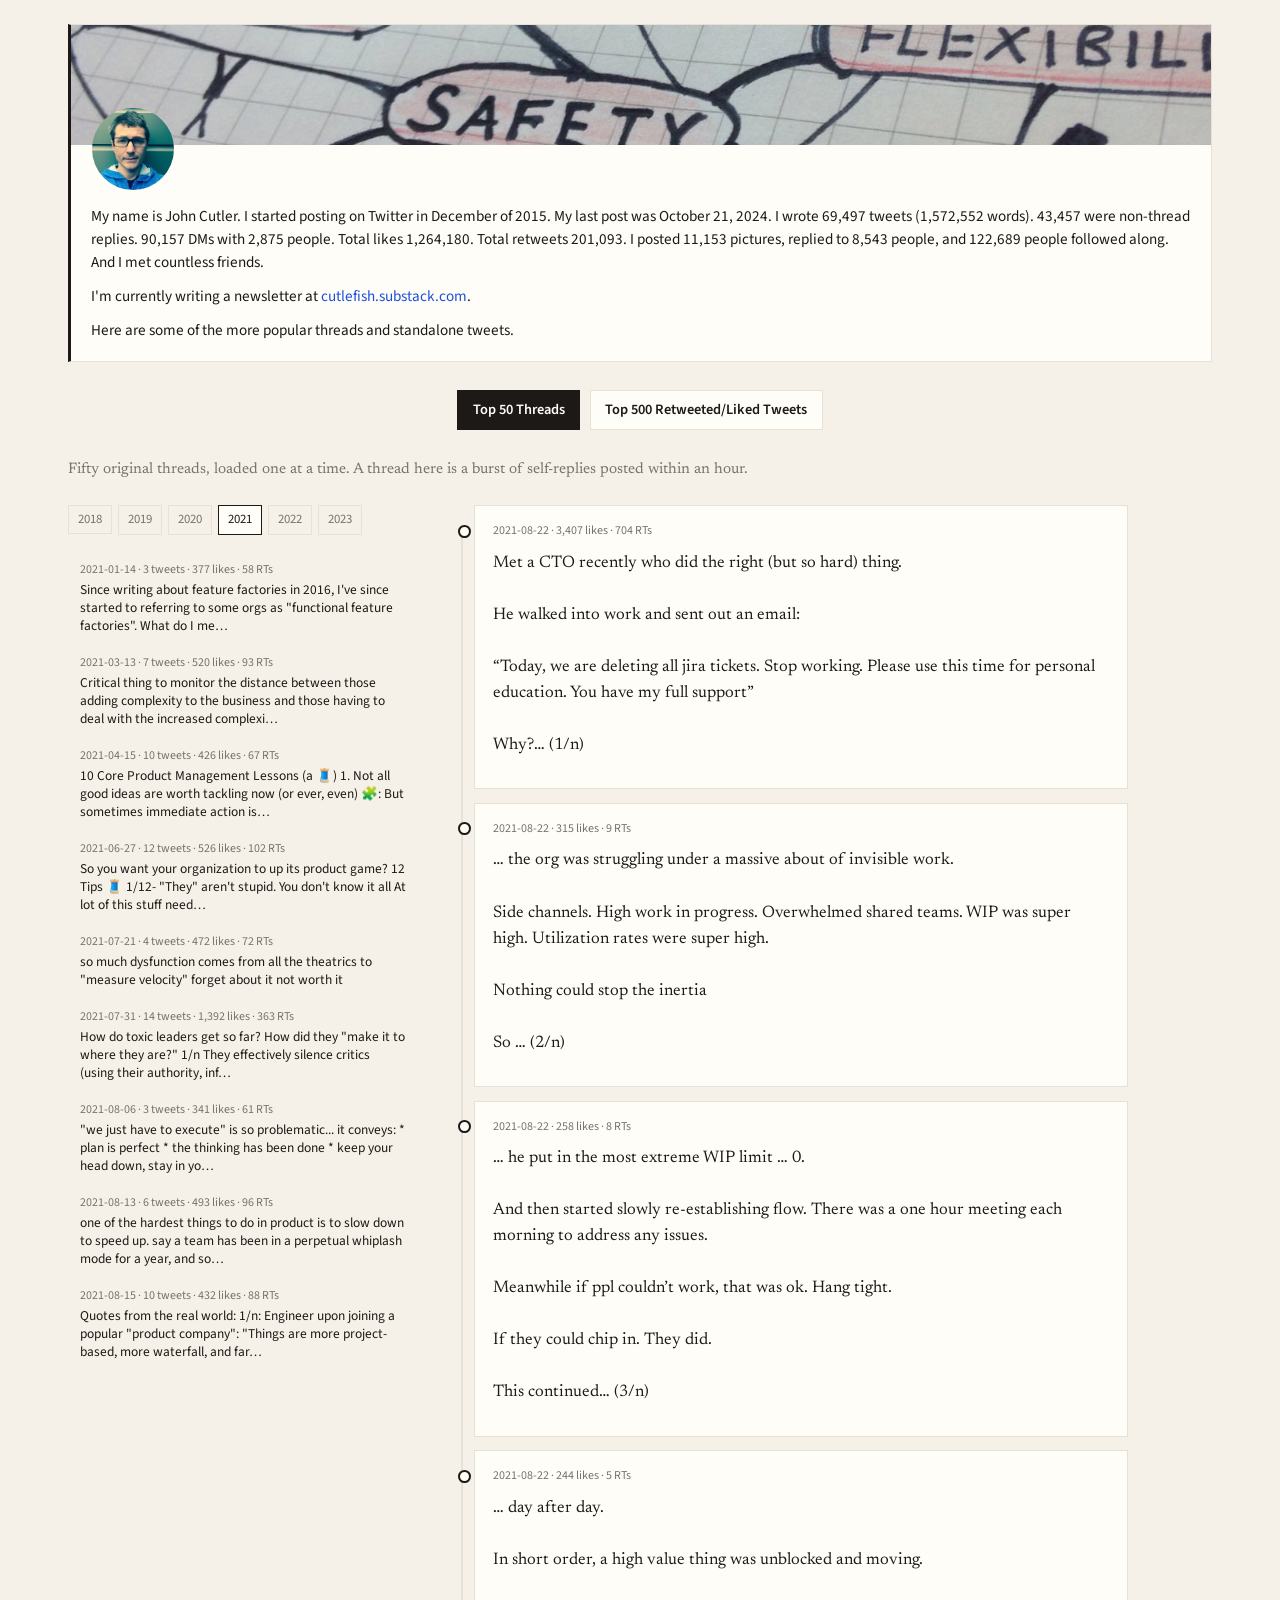
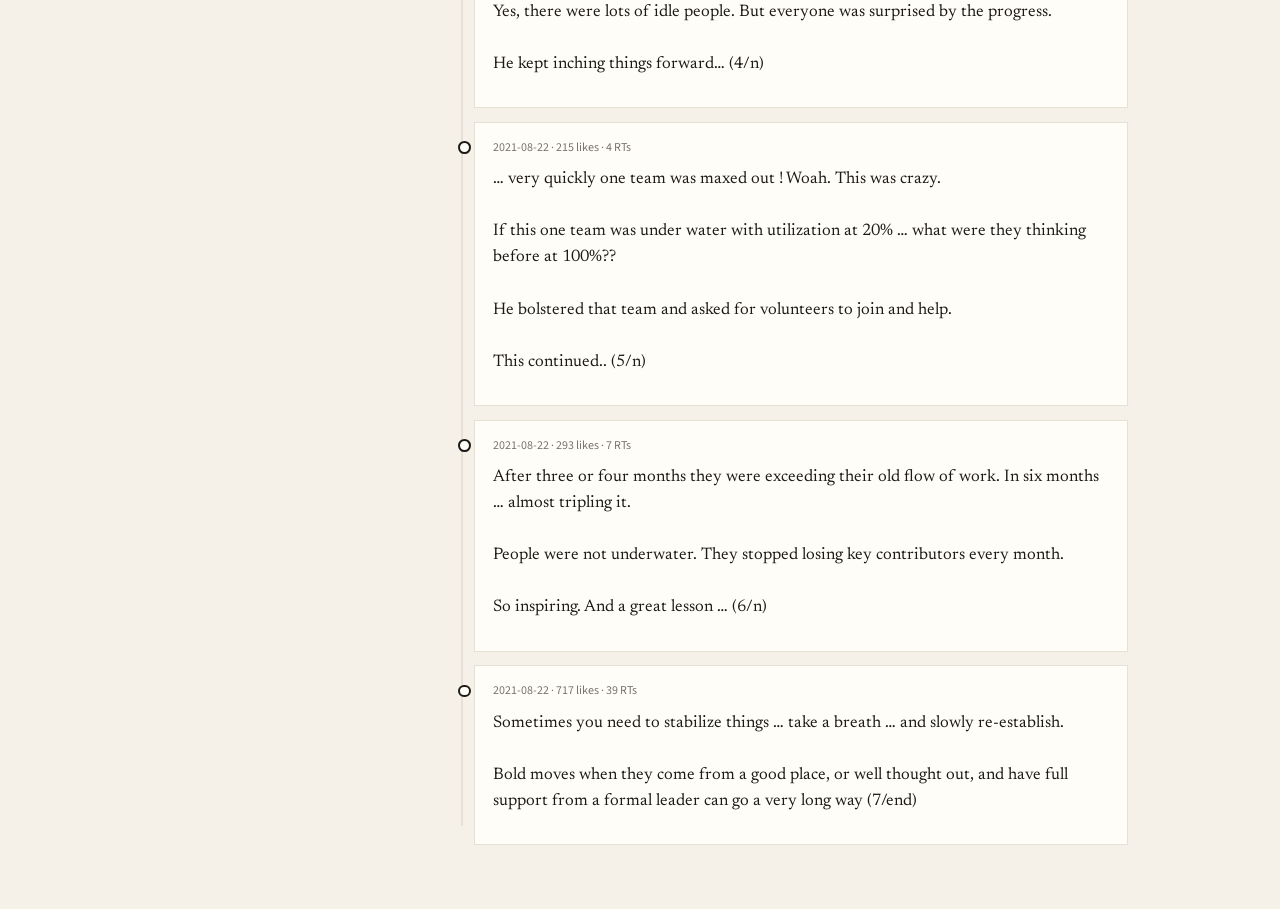
<file: docs/index.html>
<!DOCTYPE html>
<html lang="en">
  <head>
    <meta charset="utf-8">
    <meta name="viewport" content="width=device-width, initial-scale=1">
    <title>Top 50 Threads · johncutlefish</title>
    <link rel="icon" href="favicon.svg" type="image/svg+xml">
    <link rel="apple-touch-icon" href="favicon.svg">
    <link rel="preconnect" href="https://fonts.googleapis.com">
    <link rel="preconnect" href="https://fonts.gstatic.com" crossorigin>
    <link href="https://fonts.googleapis.com/css2?family=Newsreader:ital,opsz,wght@0,6..72,400;0,6..72,500;1,6..72,400&family=Source+Sans+3:wght@400;600&display=swap" rel="stylesheet">
    <link rel="stylesheet" href="styles.css">
  </head>
  <body data-page="threads">
    <div class="wrap wrap-wide">
      <div id="intro" class="intro"></div>
      <nav class="site-nav">
        <a class="active" href="index.html">Top 50 Threads</a>
        <a href="tweets.html">Top 500 Retweeted/Liked Tweets</a>
      </nav>
      <p class="lede">Fifty original threads, loaded one at a time. A thread here is a burst of self-replies posted within an hour.</p>
      <div class="thread-shell">
        <aside class="thread-pane">
          <div id="thread-years" class="thread-years"></div>
          <div id="picker" class="picker"></div>
        </aside>
        <div id="reader" class="thread-reader"></div>
      </div>
    </div>
    <script src="app.js"></script>
  </body>
</html>
</file>
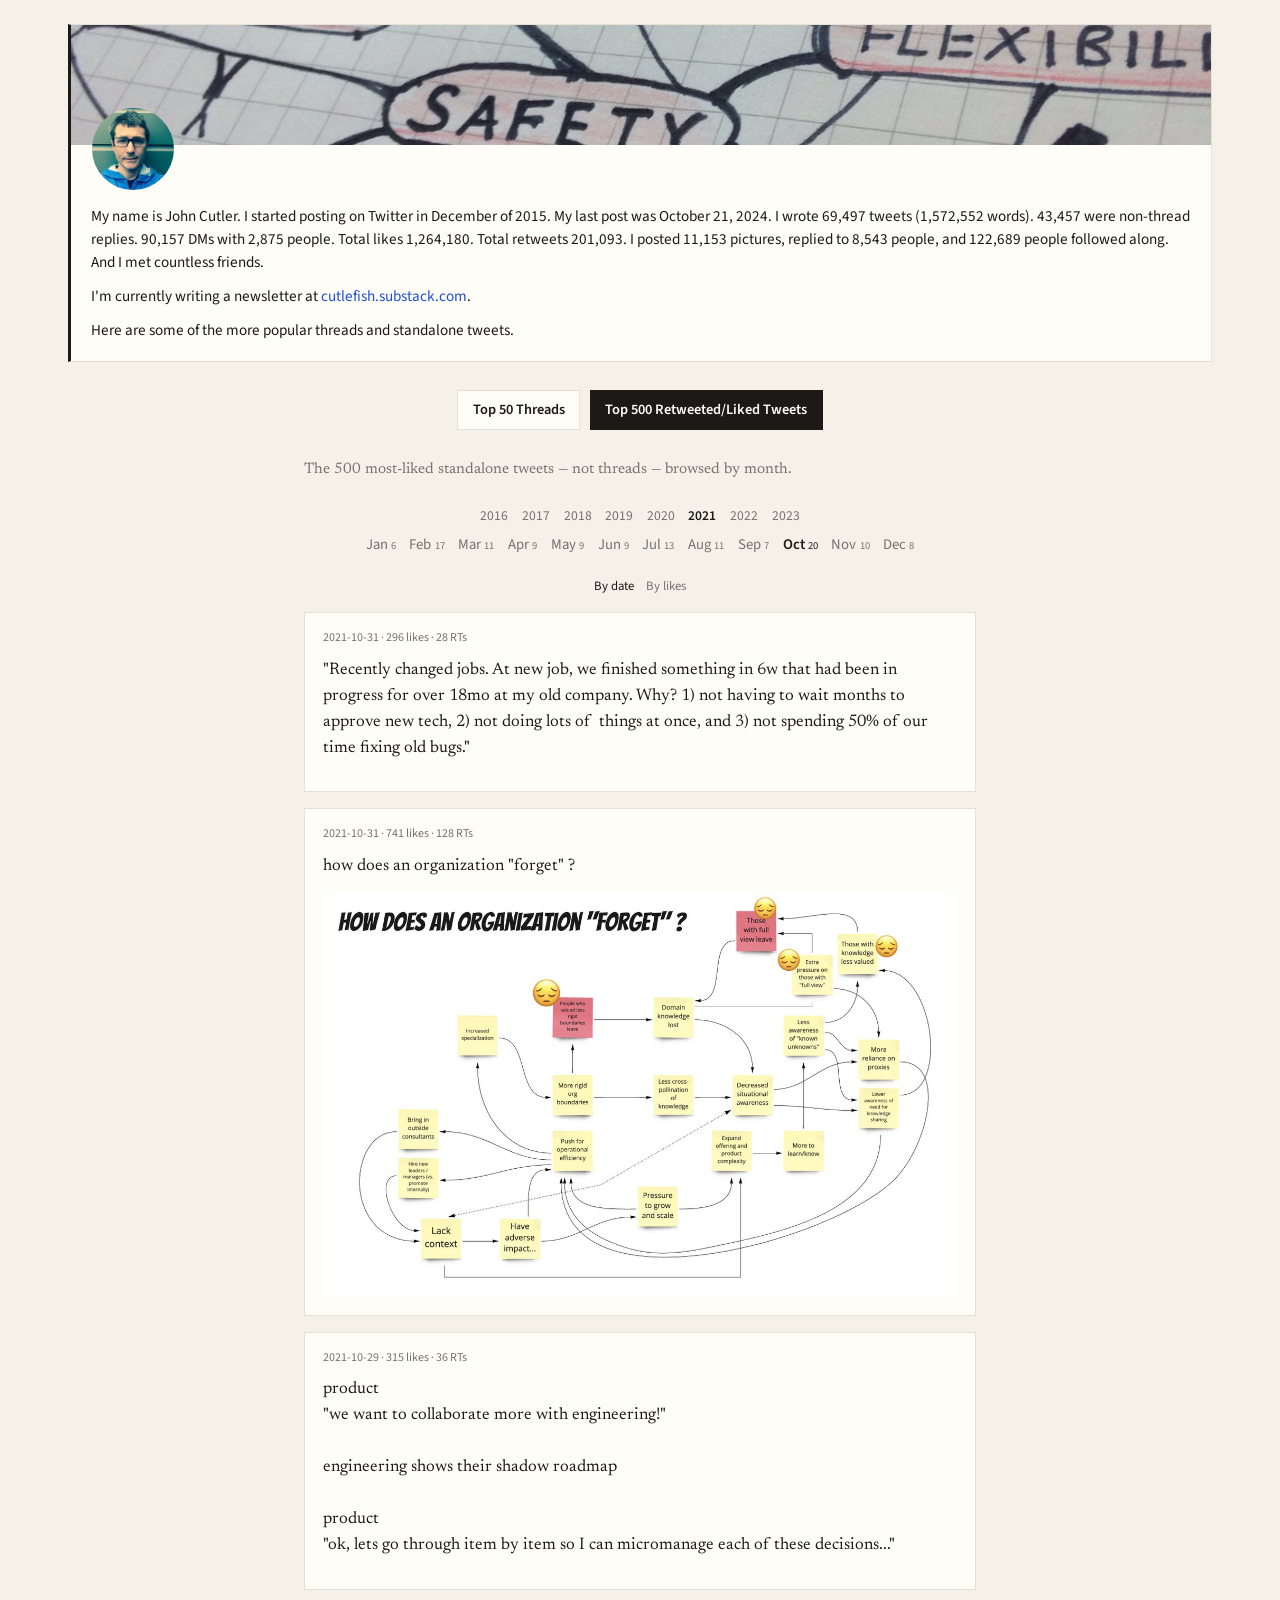
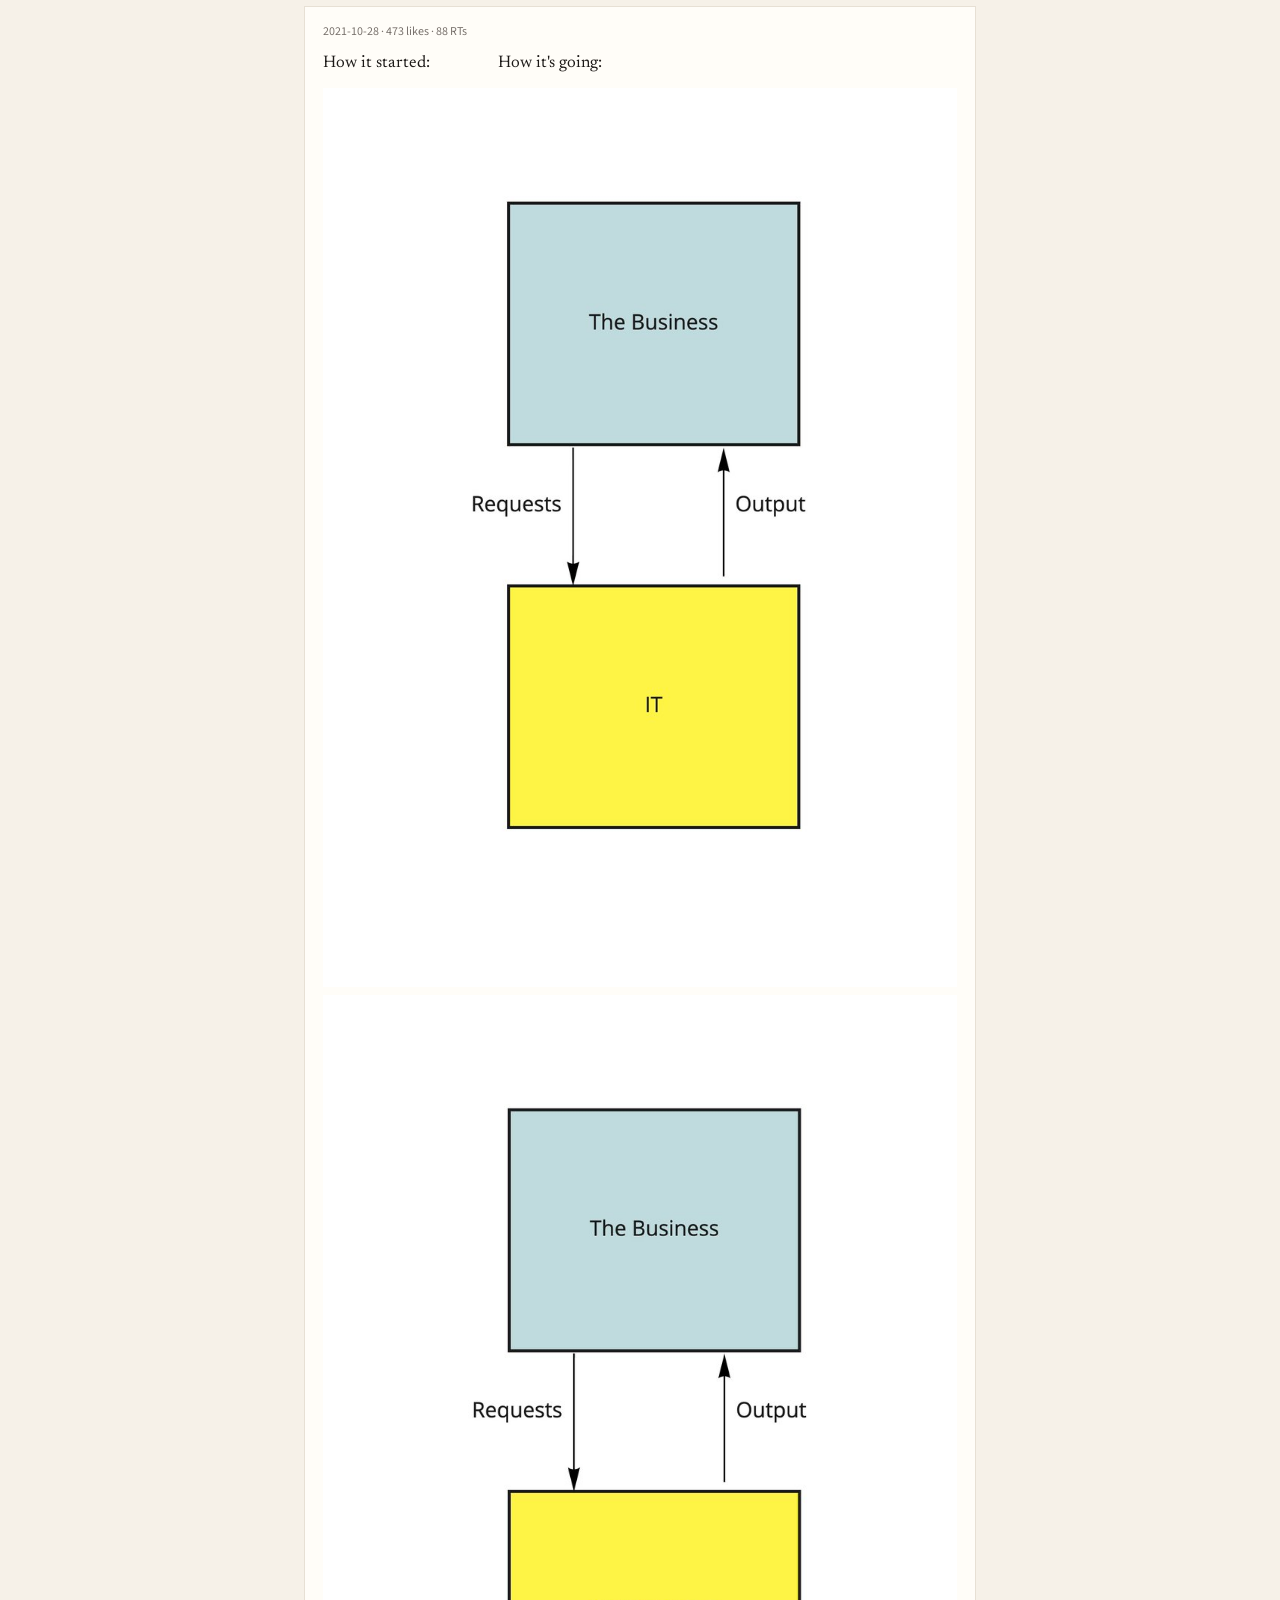
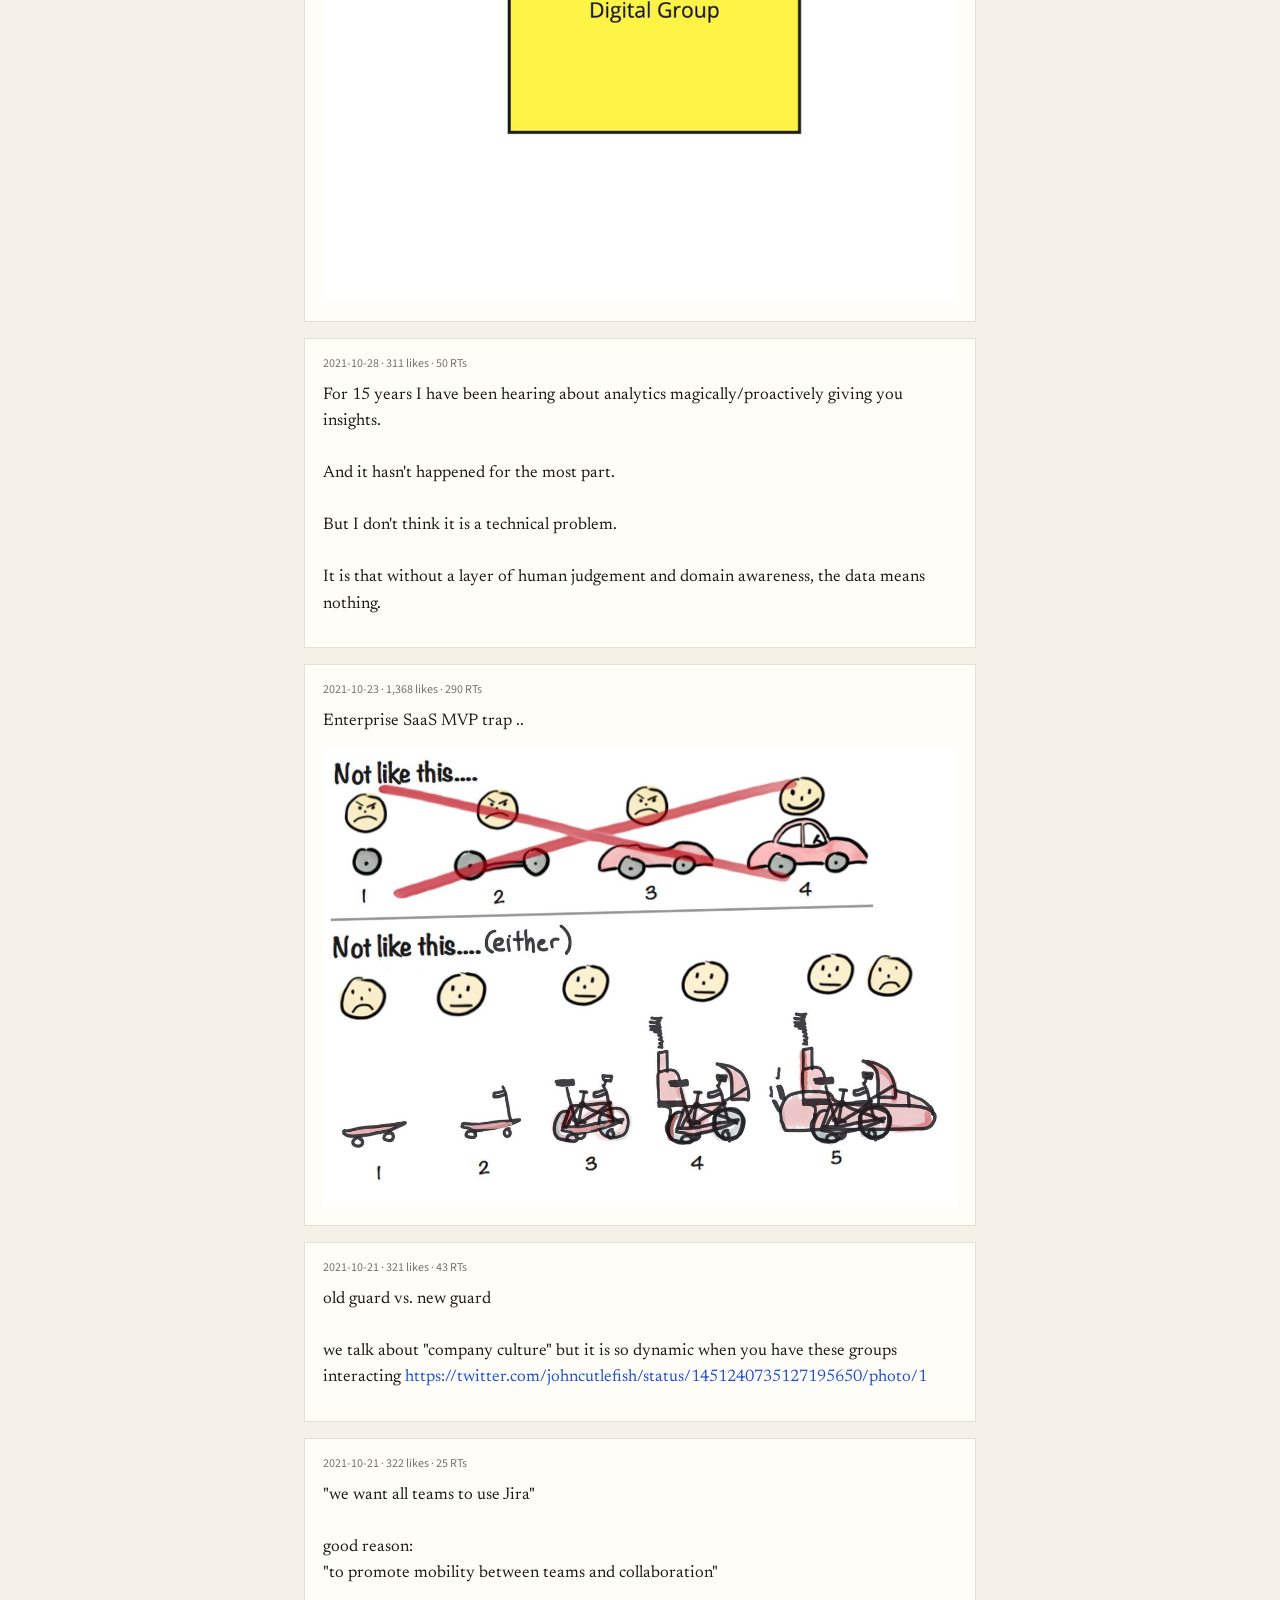
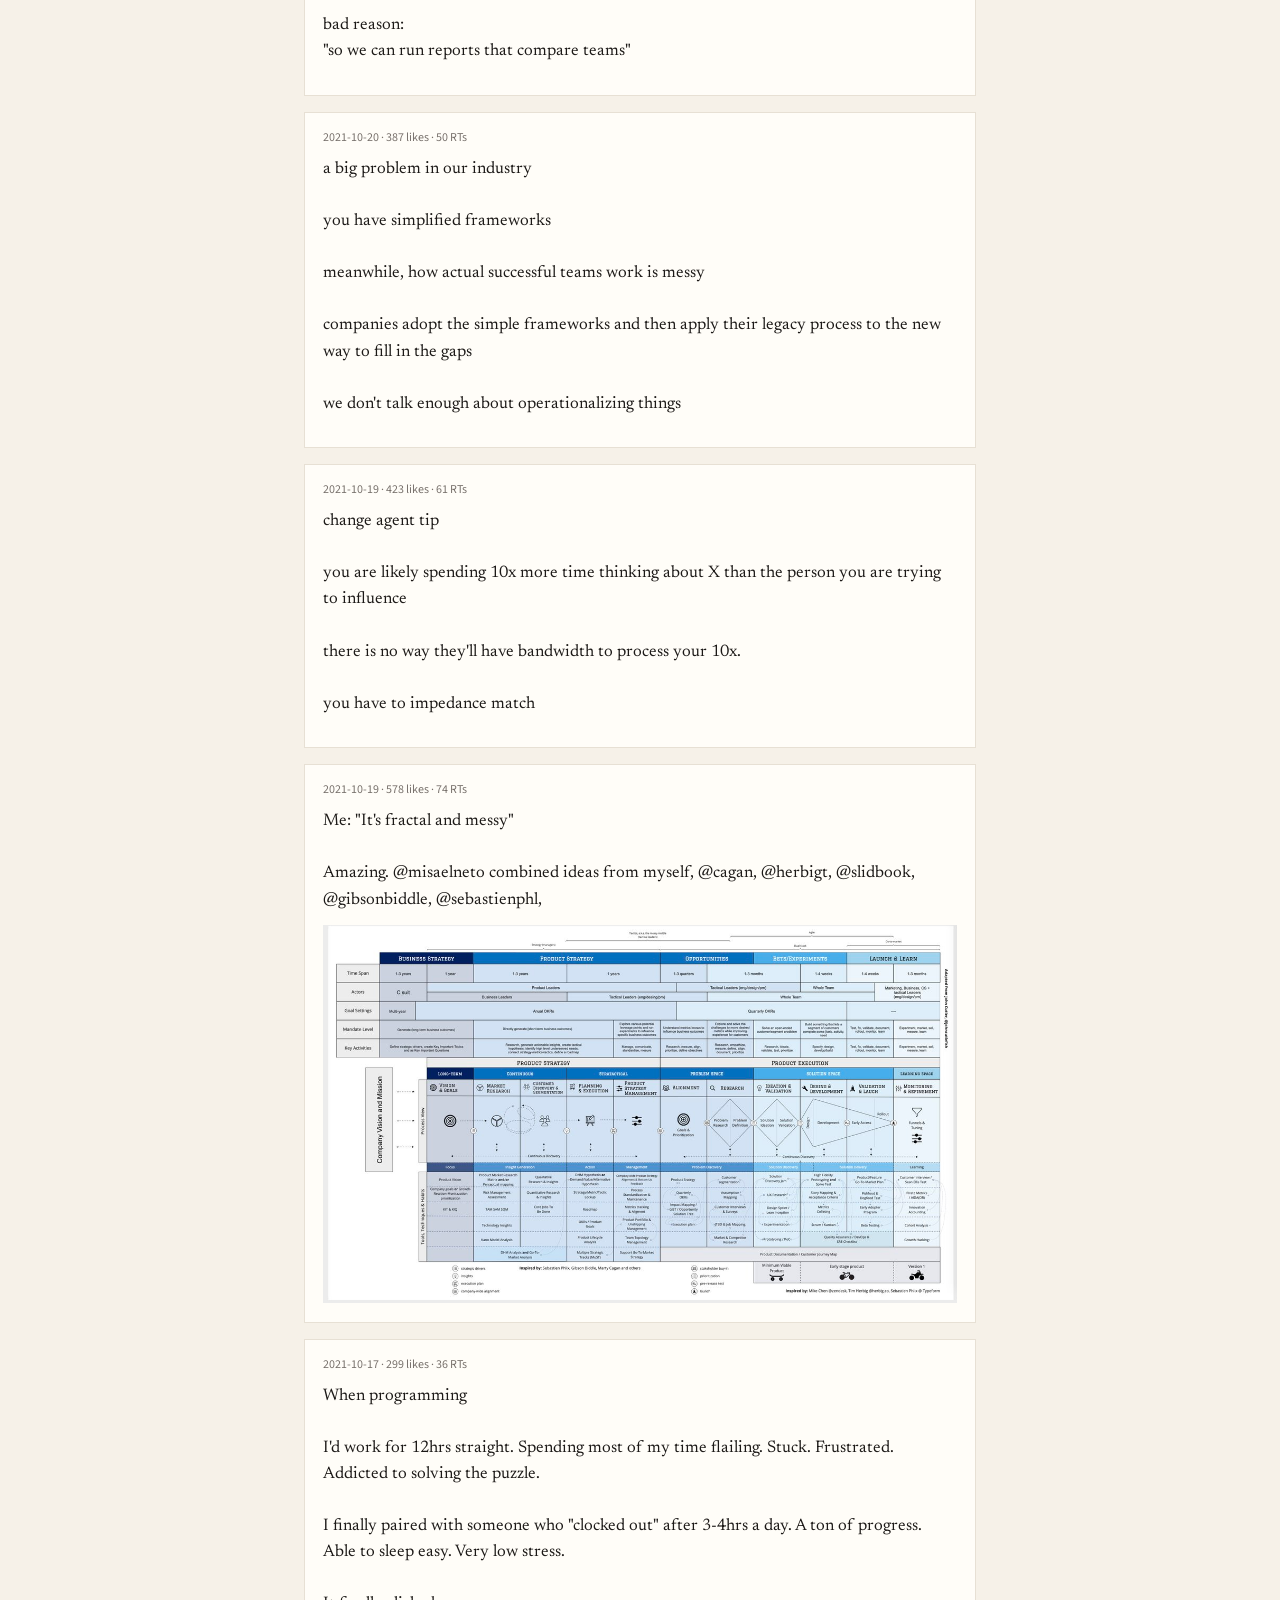
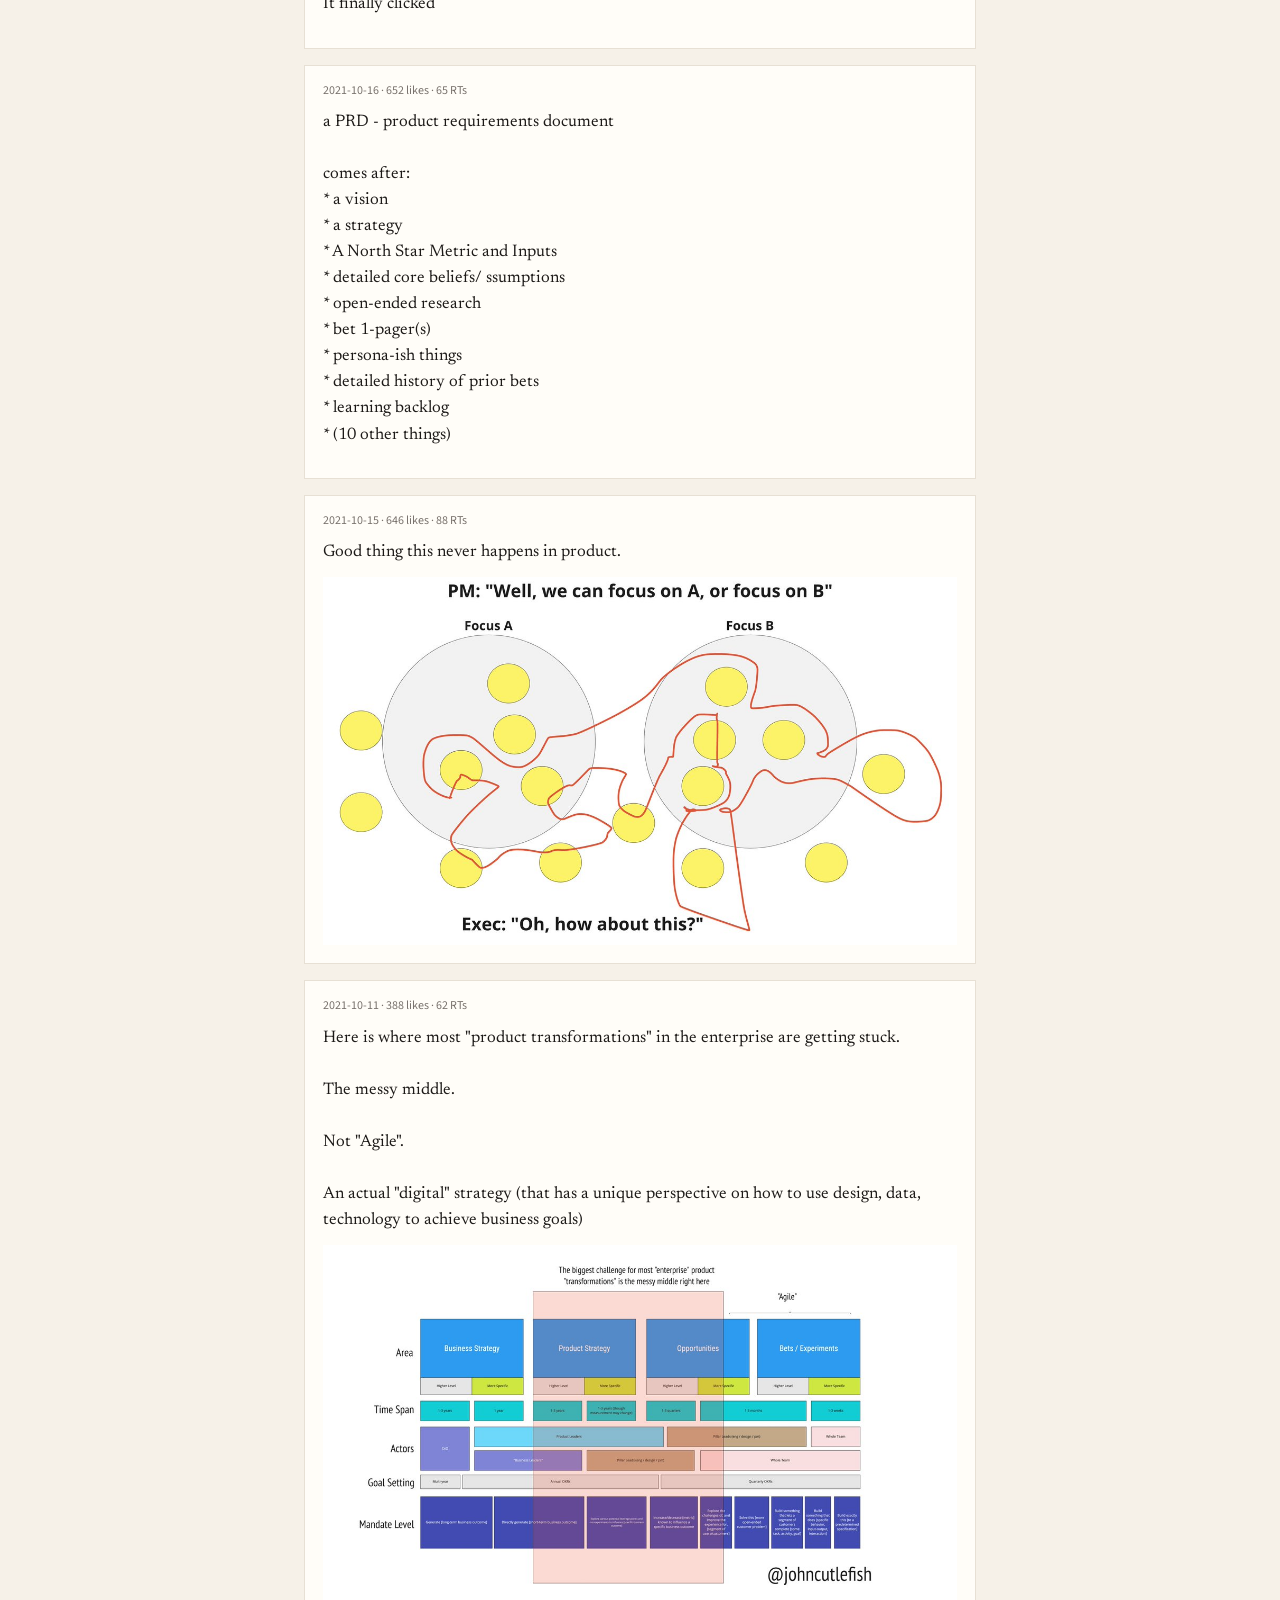
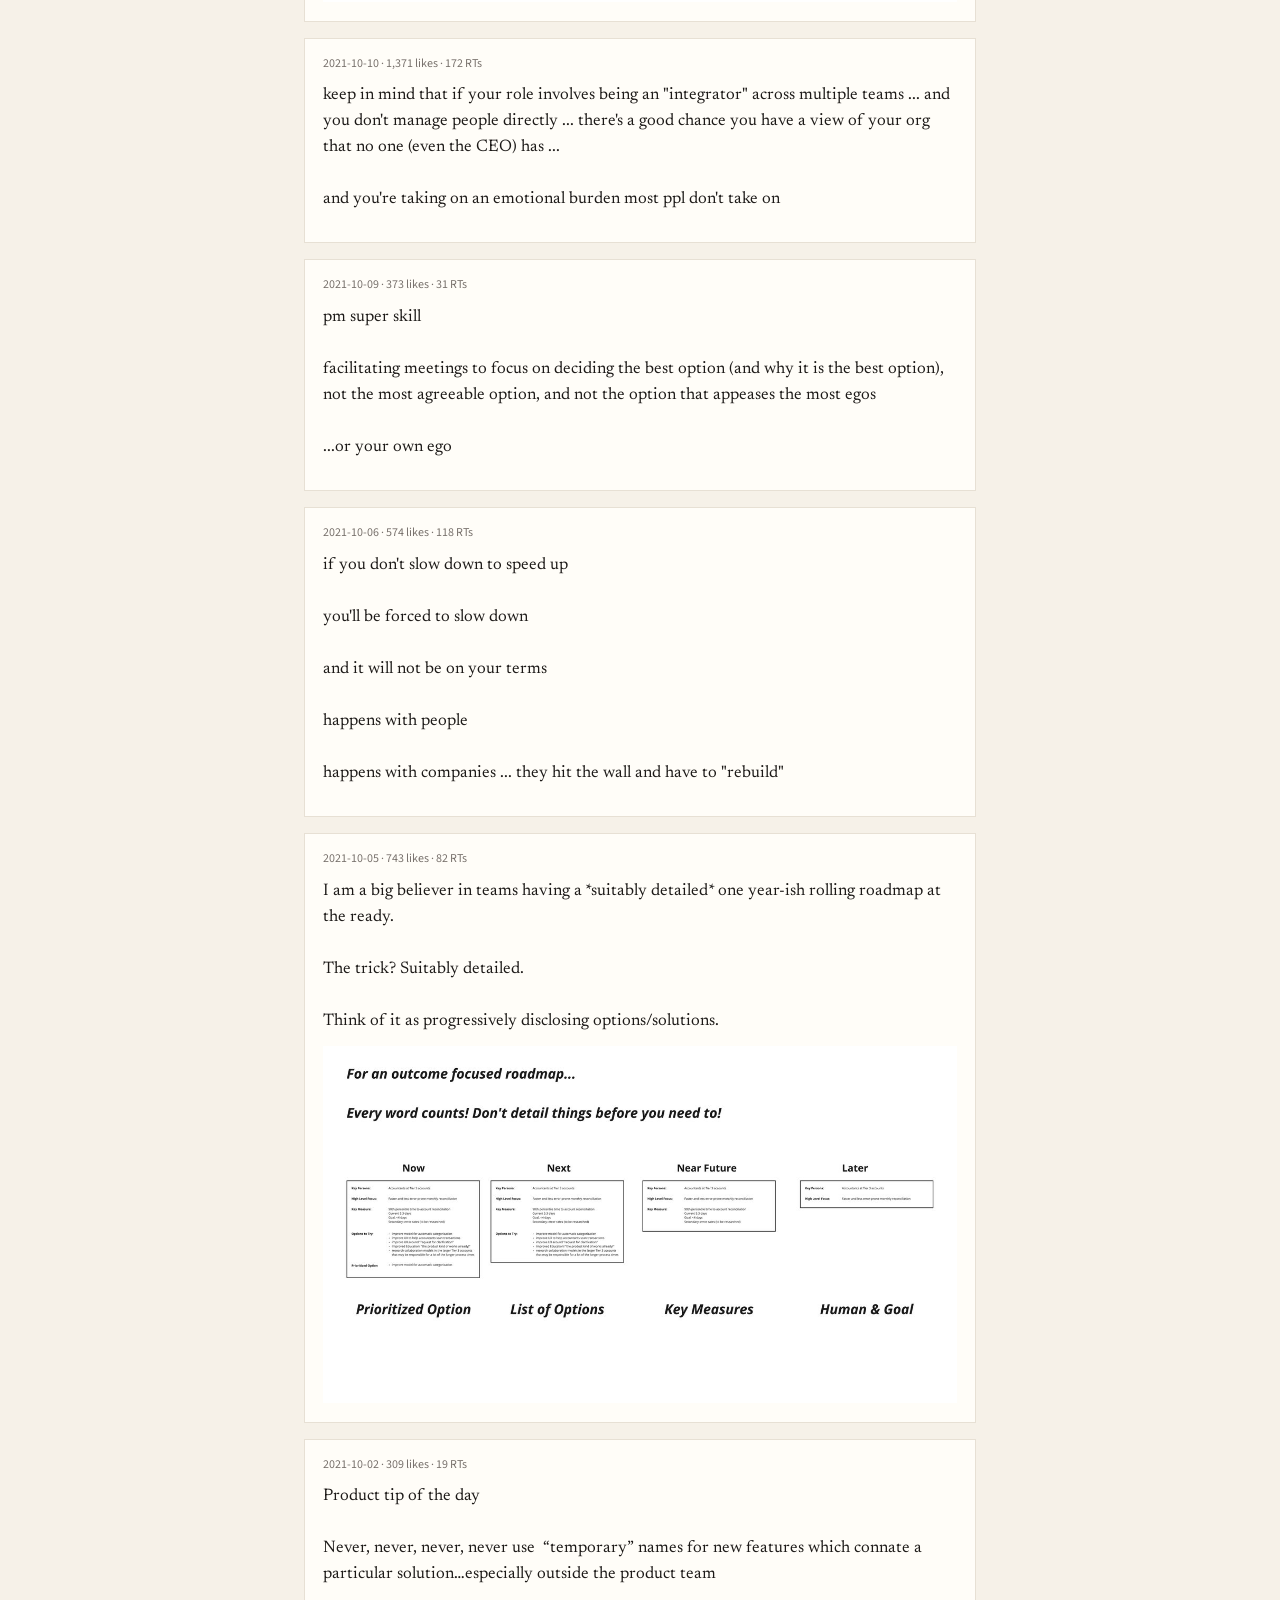
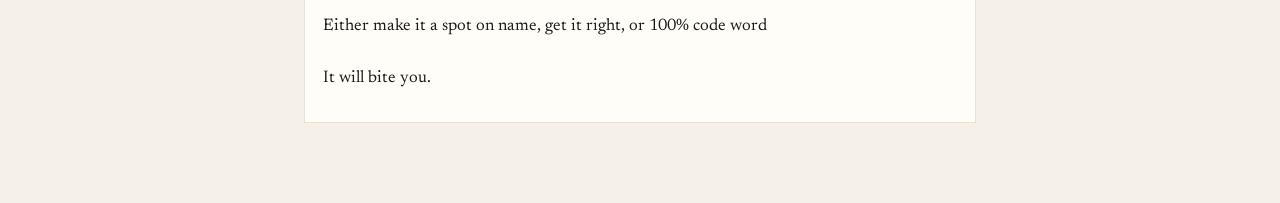
<file: docs/tweets.html>
<!DOCTYPE html>
<html lang="en">
  <head>
    <meta charset="utf-8">
    <meta name="viewport" content="width=device-width, initial-scale=1">
    <title>Top 500 Retweeted/Liked Tweets · johncutlefish</title>
    <link rel="icon" href="favicon.svg" type="image/svg+xml">
    <link rel="apple-touch-icon" href="favicon.svg">
    <link rel="preconnect" href="https://fonts.googleapis.com">
    <link rel="preconnect" href="https://fonts.gstatic.com" crossorigin>
    <link href="https://fonts.googleapis.com/css2?family=Newsreader:ital,opsz,wght@0,6..72,400;0,6..72,500;1,6..72,400&family=Source+Sans+3:wght@400;600&display=swap" rel="stylesheet">
    <link rel="stylesheet" href="styles.css">
  </head>
  <body data-page="tweets">
    <div class="wrap wrap-wide">
      <div id="intro" class="intro"></div>
      <nav class="site-nav">
        <a href="index.html">Top 50 Threads</a>
        <a class="active" href="tweets.html">Top 500 Retweeted/Liked Tweets</a>
      </nav>
      <div class="tweet-body">
      <p class="lede">The 500 most-liked standalone tweets — not threads — browsed by month.</p>
      <div class="tweet-nav">
        <div id="tweet-years" class="year-row"></div>
        <div id="month-list" class="month-row"></div>
      </div>
      <div id="sort-row" class="sort-row">
        <button type="button" data-sort="date" class="active">By date</button>
        <button type="button" data-sort="likes">By likes</button>
      </div>
      <div id="tweet-list"></div>
      </div>
    </div>
    <script src="app.js"></script>
  </body>
</html>
</file>
<file: docs/styles.css>
:root {
  --bg: #f6f1e8;
  --paper: #fffdf8;
  --ink: #1c1917;
  --muted: #78716c;
  --line: #e7e0d4;
  --accent: #1d4ed8;
  --live: #a8a29e;
  --serif: "Newsreader", "Iowan Old Style", Georgia, serif;
  --sans: "Source Sans 3", ui-sans-serif, system-ui, sans-serif;
}

* {
  box-sizing: border-box;
}

html,
body {
  margin: 0;
  padding: 0;
  background: var(--bg);
  color: var(--ink);
  font-family: var(--serif);
  font-optical-sizing: auto;
  line-height: 1.55;
}

a {
  color: var(--accent);
  text-decoration: none;
}

a:hover {
  text-decoration: underline;
}

.wrap {
  max-width: 42rem;
  margin: 0 auto;
  padding: 1.5rem 1.25rem 4rem;
}

.wrap-wide {
  max-width: 74rem;
}

.site-nav {
  display: flex;
  flex-wrap: wrap;
  justify-content: center;
  gap: 0.6rem;
  align-items: center;
  margin: 0 0 1.75rem;
  font-family: var(--sans);
  font-size: 0.9rem;
}

.site-nav a {
  display: inline-block;
  padding: 0.5rem 0.9rem;
  border: 1px solid var(--line);
  background: var(--paper);
  color: var(--ink);
  text-decoration: none;
  font-weight: 600;
}

.site-nav a:hover {
  border-color: var(--ink);
  text-decoration: none;
}

.site-nav a.active {
  background: var(--ink);
  border-color: var(--ink);
  color: var(--paper);
}

.intro {
  width: 100%;
  margin: 0 0 1.75rem;
  padding: 0 0 1.2rem;
  background: var(--paper);
  border: 1px solid var(--line);
  border-left: 3px solid var(--ink);
  font-family: var(--sans);
  font-size: 0.95rem;
  line-height: 1.5;
}

.intro-banner {
  height: 7.5rem;
  overflow: hidden;
}

.intro-banner img {
  display: block;
  width: 100%;
  height: 100%;
  object-fit: cover;
  object-position: center;
}

.intro-avatar {
  display: block;
  width: 5.5rem;
  height: 5.5rem;
  margin: -2.5rem 0 0 1.15rem;
  border: 3px solid var(--paper);
  border-radius: 50%;
  object-fit: cover;
  background: var(--paper);
}

.intro-copy {
  padding: 0.75rem 1.25rem 0;
}

.intro p {
  margin: 0 0 0.7rem;
}

.intro p:last-child {
  margin-bottom: 0;
}

.lede {
  color: var(--muted);
  font-size: 0.95rem;
  margin: 0 0 1.5rem;
}

.tweet-body {
  max-width: 42rem;
  margin: 0 auto;
}

.thread-years {
  display: flex;
  flex-wrap: wrap;
  gap: 0.4rem;
  margin-bottom: 0.75rem;
  font-family: var(--sans);
}

.thread-years button {
  appearance: none;
  border: 1px solid var(--line);
  background: transparent;
  color: var(--muted);
  padding: 0.25rem 0.55rem;
  font: inherit;
  font-size: 0.8rem;
  cursor: pointer;
}

.thread-years button.active {
  background: var(--paper);
  color: var(--ink);
  border-color: var(--ink);
}

.picker {
  display: flex;
  flex-direction: column;
  gap: 0.35rem;
  margin-bottom: 2rem;
}

.picker button {
  appearance: none;
  border: 0;
  border-left: 2px solid transparent;
  background: transparent;
  color: inherit;
  text-align: left;
  padding: 0.45rem 0.6rem;
  cursor: pointer;
  font: inherit;
}

.picker button.active {
  border-left-color: var(--ink);
  background: var(--paper);
}

.picker button:disabled {
  color: var(--live);
  cursor: default;
}

.picker .meta {
  display: block;
  font-family: var(--sans);
  font-size: 0.75rem;
  color: var(--muted);
  margin-bottom: 0.15rem;
}

.sort-row {
  display: flex;
  justify-content: center;
  gap: 0.75rem;
  margin-bottom: 1rem;
  font-family: var(--sans);
  font-size: 0.8rem;
}

.sort-row button {
  appearance: none;
  border: 0;
  background: none;
  color: var(--muted);
  padding: 0;
  font: inherit;
  cursor: pointer;
}

.sort-row button.active {
  color: var(--ink);
}

.post,
.card {
  background: var(--paper);
  border: 1px solid var(--line);
  padding: 1rem 1.1rem 1.15rem;
  margin-bottom: 1rem;
}

.post-meta,
.card-meta {
  font-family: var(--sans);
  font-size: 0.75rem;
  color: var(--muted);
  margin-bottom: 0.55rem;
}

.post-text,
.card-text {
  white-space: pre-wrap;
  overflow-wrap: anywhere;
  word-break: break-word;
  margin: 0 0 0.75rem;
  font-size: 1.05rem;
}

.post img,
.card img,
.post video,
.card video {
  display: block;
  max-width: 100%;
  height: auto;
  margin: 0.5rem 0 0;
}

.status {
  color: var(--muted);
  font-family: var(--sans);
  font-size: 0.9rem;
}

.tweet-nav {
  margin: 0 0 1.25rem;
  font-family: var(--sans);
}

.year-row,
.month-row {
  display: flex;
  flex-wrap: wrap;
  justify-content: center;
  align-items: baseline;
  gap: 0.15rem 0.85rem;
}

.year-row {
  margin-bottom: 0.45rem;
}

.year-row button,
.month-row button {
  appearance: none;
  border: 0;
  background: none;
  padding: 0;
  font: inherit;
  cursor: pointer;
  color: var(--muted);
}

.year-row button {
  font-size: 0.85rem;
}

.month-row button {
  font-size: 0.92rem;
}

.year-row button.active,
.month-row button.active {
  color: var(--ink);
  font-weight: 600;
}

.month-row button:disabled {
  color: var(--live);
  cursor: default;
}

.month-row .n {
  margin-left: 0.2rem;
  font-size: 0.72em;
  font-weight: 400;
  color: var(--muted);
}

.month-row button.active .n {
  color: var(--ink);
}

.thread-shell {
  display: grid;
  grid-template-columns: minmax(16rem, 22rem) minmax(0, 42rem);
  gap: 2.25rem;
  align-items: start;
}

.thread-pane {
  position: sticky;
  top: 1rem;
  max-height: calc(100vh - 2rem);
  overflow: auto;
  padding-right: 0.25rem;
}

.thread-years {
  position: sticky;
  top: 0;
  z-index: 1;
  background: var(--bg);
  padding-bottom: 0.5rem;
}

.picker {
  margin-bottom: 0;
}

.picker button {
  font-family: var(--sans);
  font-size: 0.84rem;
  line-height: 1.35;
  color: var(--ink);
}

.thread-reader {
  position: relative;
  min-width: 0;
  padding-left: 1.15rem;
}

.thread-reader:has(.post)::before {
  content: "";
  position: absolute;
  left: 0.32rem;
  top: 1.2rem;
  bottom: 1.2rem;
  width: 2px;
  background: var(--line);
}

.thread-reader .post {
  position: relative;
  margin-bottom: 0.85rem;
}

.thread-reader .post:last-child {
  margin-bottom: 0;
}

.thread-reader .post::before {
  content: "";
  position: absolute;
  left: -1.07rem;
  top: 1.15rem;
  width: 0.55rem;
  height: 0.55rem;
  border-radius: 50%;
  background: var(--paper);
  border: 2px solid var(--ink);
  z-index: 1;
}

@media (max-width: 840px) {
  .thread-shell {
    grid-template-columns: 1fr;
    gap: 1.25rem;
  }

  .thread-pane {
    position: static;
    max-height: 18rem;
    border-bottom: 1px solid var(--line);
    padding-bottom: 0.75rem;
  }
}
</file>
